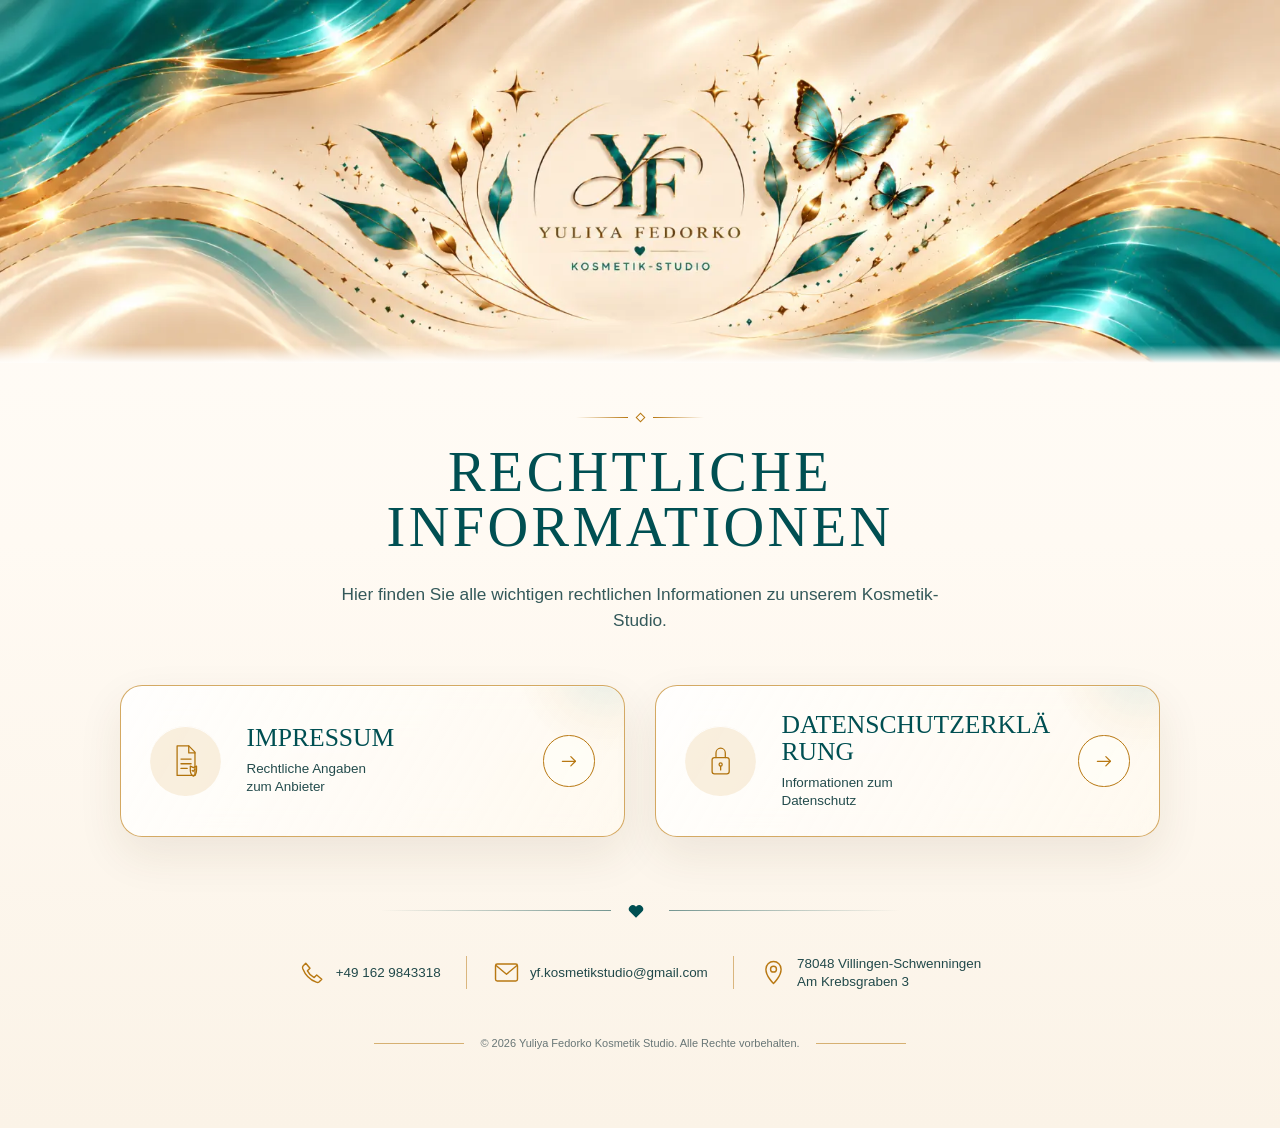
<file: index.html>
<!doctype html>
<html lang="de">
<head>
  <meta charset="utf-8">
  <meta name="viewport" content="width=device-width, initial-scale=1">

  <title>Rechtliche Informationen | Yuliya Fedorko Kosmetik Studio</title>

  <!-- SEO:START -->
  <meta name="robots" content="index,follow">
  <meta name="description" content="Impressum und Datenschutzerklärung von Yuliya Fedorko Kosmetik Studio.">

  <link rel="icon" href="assets/images/favicon.ico" sizes="any">
  <link rel="icon" type="image/png" sizes="32x32" href="assets/images/favicon-32x32.png">
  <link rel="icon" type="image/png" sizes="16x16" href="assets/images/favicon-16x16.png">
  <link rel="apple-touch-icon" href="assets/images/apple-touch-icon.png">

  <meta property="og:type" content="website">
  <meta property="og:site_name" content="Yuliya Fedorko Kosmetik Studio">
  <meta property="og:locale" content="de_DE">
  <meta property="og:title" content="Rechtliche Informationen | Yuliya Fedorko Kosmetik Studio">
  <meta property="og:description" content="Impressum und Datenschutzerklärung von Yuliya Fedorko Kosmetik Studio.">
  <link rel="canonical" href="https://yf-kosmetikstudio.com/">
  <meta property="og:url" content="https://yf-kosmetikstudio.com/">
  <meta property="og:image" content="https://yf-kosmetikstudio.com/assets/images/og-cover.webp">
<!-- SEO:END -->

<link rel="stylesheet" href="assets/css/base.css">
  <link rel="stylesheet" href="assets/css/home.css">
</head>

<body class="legal-home">

  <header class="brand-hero">
    <img
      src="assets/images/background-desktop.webp"
      alt="Yuliya Fedorko Kosmetik Studio"
      class="brand-hero__image"
      fetchpriority="high"
    >
  </header>

  <main class="home-main">

    <section class="intro" aria-labelledby="legal-title">
      <div class="intro__ornament" aria-hidden="true">
        <span></span>
        <i></i>
        <span></span>
      </div>

      <h1 id="legal-title">
        Rechtliche<br>
        Informationen
      </h1>

      <p>
        Hier finden Sie alle wichtigen rechtlichen Informationen
        zu unserem Kosmetik-Studio.
      </p>
    </section>

    <nav class="legal-navigation" aria-label="Rechtliche Informationen">

      <a class="legal-card" href="impressum.html">
        <span class="legal-card__icon" aria-hidden="true">
          <svg viewBox="0 0 48 48">
            <path d="M13 5h15l8 8v30H13z"/>
            <path d="M28 5v9h8"/>
            <path d="M18 22h13"/>
            <path d="M18 28h13"/>
            <path d="M18 34h8"/>
            <path d="M30 31l4 2 4-2v5c0 4-1.8 6.8-4 8-2.2-1.2-4-4-4-8z"/>
            <path d="M32.4 36.5l1.2 1.3 2.4-2.8"/>
          </svg>
        </span>

        <span class="legal-card__content">
          <strong>Impressum</strong>
          <small>Rechtliche Angaben<br>zum Anbieter</small>
        </span>

        <span class="legal-card__arrow" aria-hidden="true">
          <svg viewBox="0 0 32 32">
            <path d="M7 16h17"/>
            <path d="m18 10 6 6-6 6"/>
          </svg>
        </span>
      </a>

      <a class="legal-card" href="datenschutz.html">
        <span class="legal-card__icon" aria-hidden="true">
          <svg viewBox="0 0 48 48">
            <rect x="13" y="20" width="22" height="21" rx="3"/>
            <path d="M18 20v-6a6 6 0 0 1 12 0v6"/>
            <circle cx="24" cy="29" r="2"/>
            <path d="M24 31v5"/>
          </svg>
        </span>

        <span class="legal-card__content">
          <strong>Datenschutzerklärung</strong>
          <small>Informationen zum<br>Datenschutz</small>
        </span>

        <span class="legal-card__arrow" aria-hidden="true">
          <svg viewBox="0 0 32 32">
            <path d="M7 16h17"/>
            <path d="m18 10 6 6-6 6"/>
          </svg>
        </span>
      </a>

    </nav>

    <footer class="contact-footer">

      <div class="footer-divider" aria-hidden="true">
        <span></span>
        <svg viewBox="0 0 24 24">
          <path d="M12 20.2 4.8 13A4.7 4.7 0 0 1 11.5 6.4L12 7l.5-.6A4.7 4.7 0 0 1 19.2 13z"/>
        </svg>
        <span></span>
      </div>

      <div class="contact-list">

        <a
          class="contact-item"
          id="contact-phone"
          href="tel:+491629843318"
        >
          <span class="contact-item__icon" aria-hidden="true">
            <svg viewBox="0 0 32 32">
              <path d="M8 5 4.8 8.2c-.8.8-.7 2.2-.3 3.3 3 7.7 8.3 13 16 16 .9.4 2.3.5 3.2-.3L27 24l-6-5-3 3c-4.1-2-6-3.9-8-8l3-3z"/>
            </svg>
          </span>

          <span>+49 162 9843318</span>
        </a>

        <span class="contact-separator" aria-hidden="true"></span>

        <a
          class="contact-item"
          id="contact-email"
          href="mailto:yf.kosmetikstudio@gmail.com"
        >
          <span class="contact-item__icon" aria-hidden="true">
            <svg viewBox="0 0 32 32">
              <rect x="3" y="6" width="26" height="20" rx="2"/>
              <path d="m4 8 12 10L28 8"/>
            </svg>
          </span>

          <span>yf.kosmetikstudio@gmail.com</span>
        </a>

        <span class="contact-separator" aria-hidden="true"></span>

        <a
          class="contact-item"
          id="contact-address"
          href="https://www.google.com/maps/search/?api=1&query=Am%20Krebsgraben%203%2C%2078048%20Villingen-Schwenningen"
          target="_blank"
          rel="noopener noreferrer"
        >
          <span class="contact-item__icon" aria-hidden="true">
            <svg viewBox="0 0 32 32">
              <path d="M16 29s9-8.5 9-17a9 9 0 1 0-18 0c0 8.5 9 17 9 17z"/>
              <circle cx="16" cy="12" r="3.5"/>
            </svg>
          </span>

          <span class="address-text">
            <span>78048 Villingen-Schwenningen</span>
            <span>Am Krebsgraben 3</span>
          </span>
        </a>

      </div>

      <div class="copyright-row">
        <span aria-hidden="true"></span>

        <p>
          © 2026 Yuliya Fedorko Kosmetik Studio.
          Alle Rechte vorbehalten.
        </p>

        <span aria-hidden="true"></span>
      </div>

    </footer>

  </main>

</body>
</html>
</file>
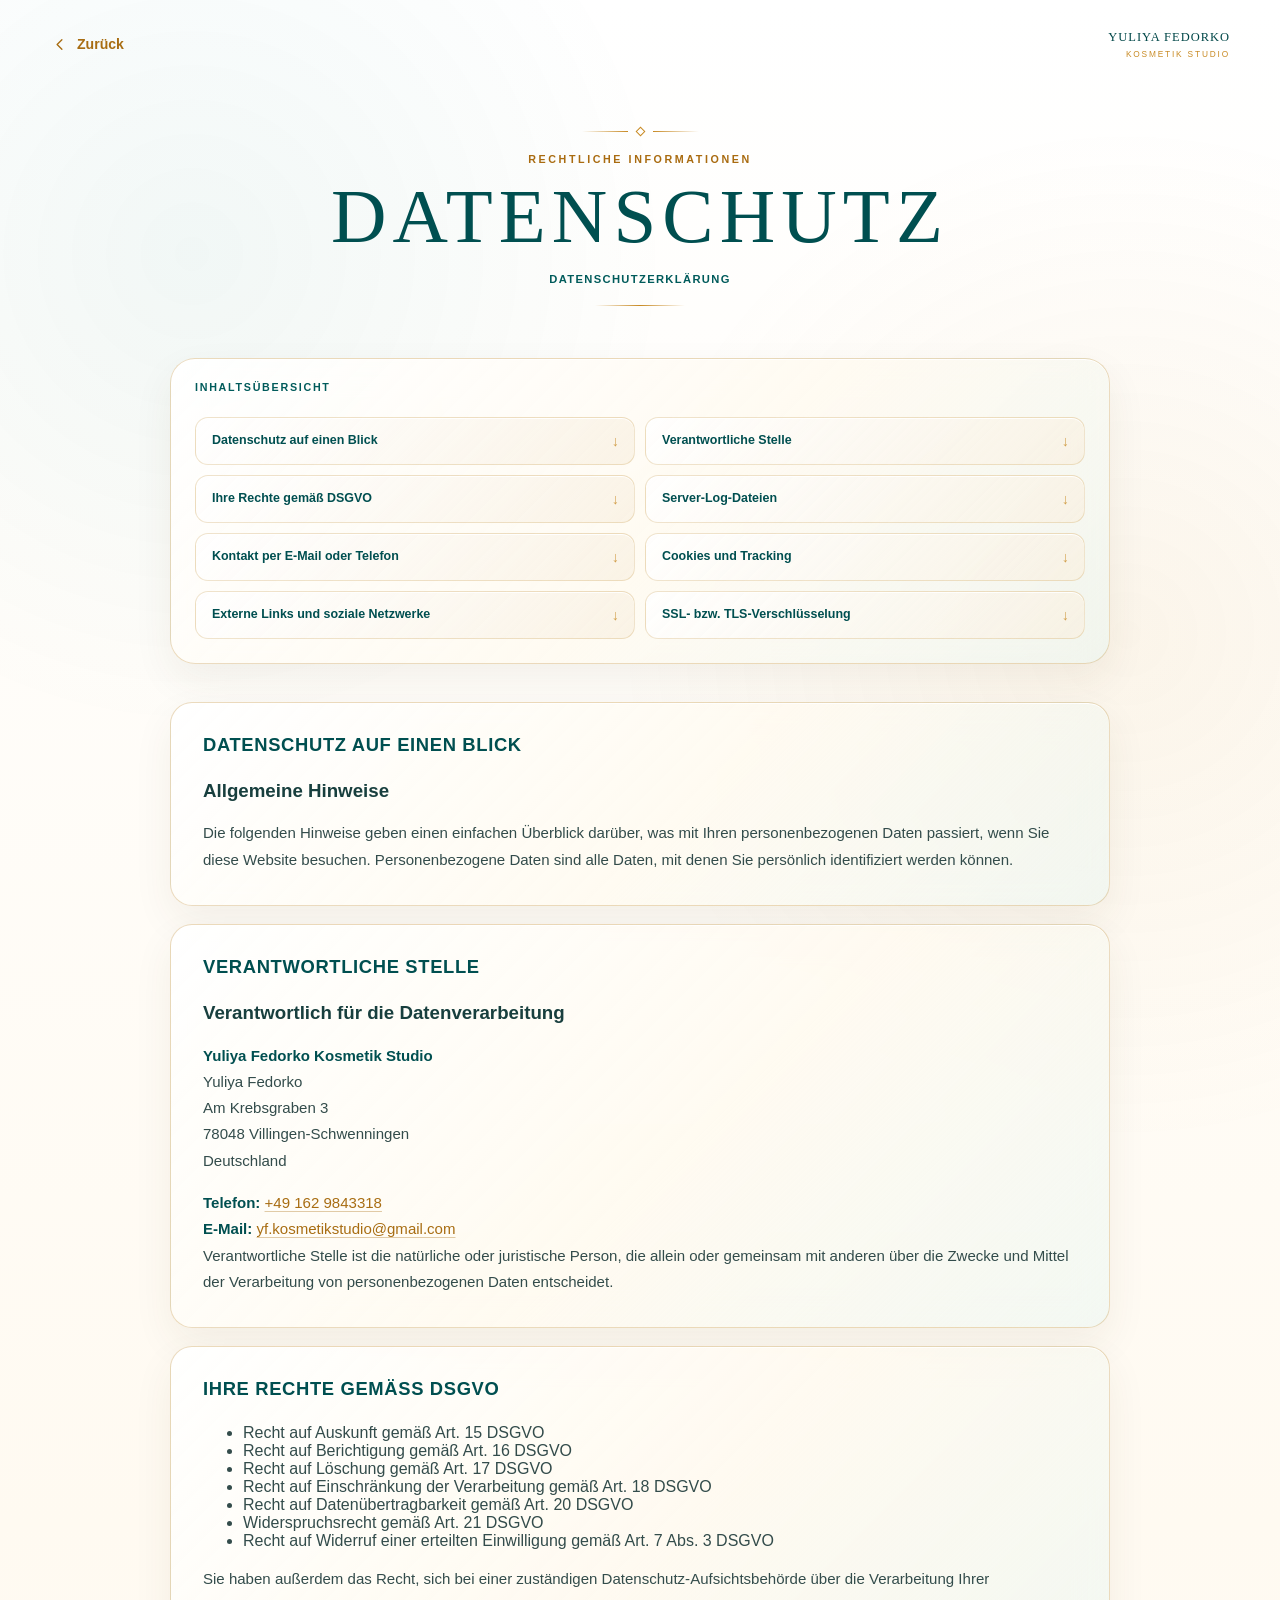
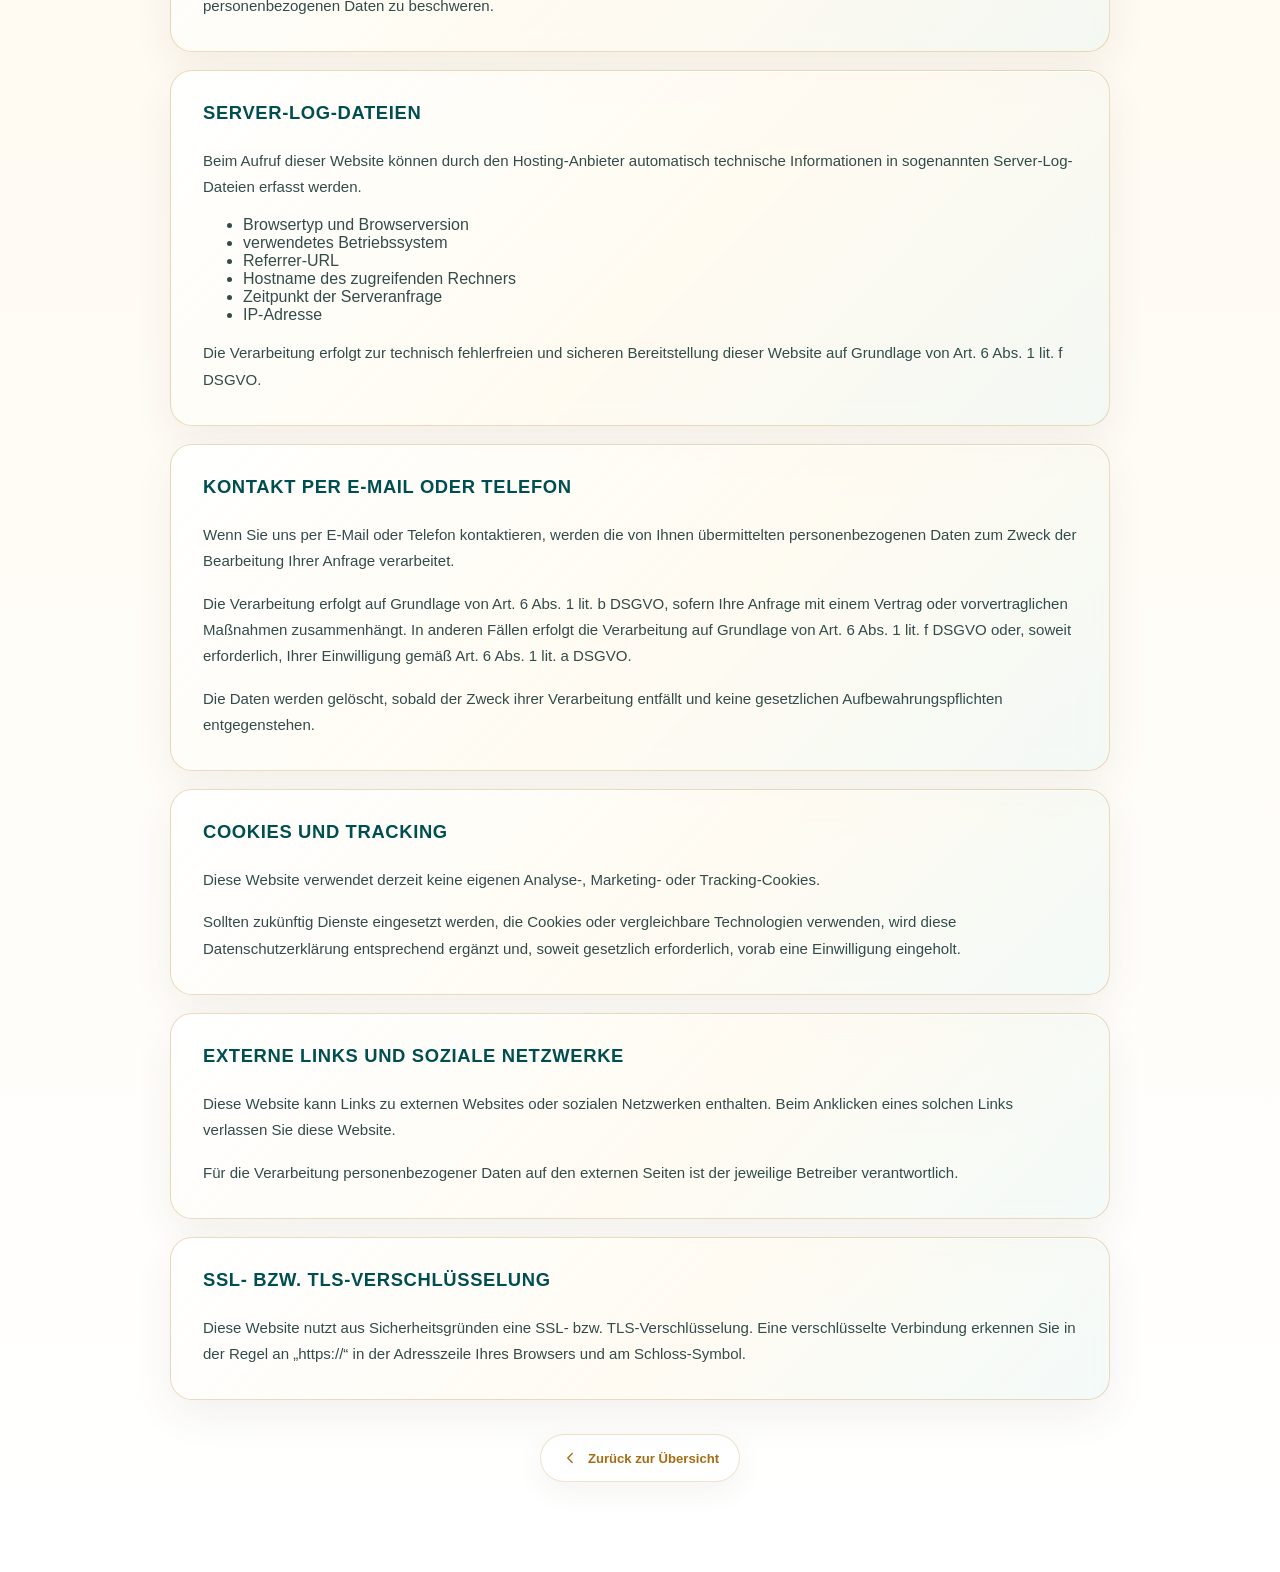
<file: datenschutz.html>
<!doctype html>
<html lang="de">
<head>
  <meta charset="utf-8">
  <meta name="viewport" content="width=device-width, initial-scale=1">
<title>Datenschutzerklärung | Yuliya Fedorko Kosmetik Studio</title>

  <!-- SEO:START -->
  <meta name="robots" content="index,follow">
  <meta name="description" content="Datenschutzerklärung von Yuliya Fedorko Kosmetik Studio in Villingen-Schwenningen.">

  <link rel="icon" href="assets/images/favicon.ico" sizes="any">
  <link rel="icon" type="image/png" sizes="32x32" href="assets/images/favicon-32x32.png">
  <link rel="icon" type="image/png" sizes="16x16" href="assets/images/favicon-16x16.png">
  <link rel="apple-touch-icon" href="assets/images/apple-touch-icon.png">

  <meta property="og:type" content="website">
  <meta property="og:site_name" content="Yuliya Fedorko Kosmetik Studio">
  <meta property="og:locale" content="de_DE">
  <meta property="og:title" content="Datenschutzerklärung | Yuliya Fedorko Kosmetik Studio">
  <meta property="og:description" content="Datenschutzerklärung von Yuliya Fedorko Kosmetik Studio in Villingen-Schwenningen.">
  <link rel="canonical" href="https://yf-kosmetikstudio.com/datenschutz.html">
  <meta property="og:url" content="https://yf-kosmetikstudio.com/datenschutz.html">
  <meta property="og:image" content="https://yf-kosmetikstudio.com/assets/images/og-cover.webp">
<!-- SEO:END -->

<link rel="stylesheet" href="assets/css/base.css">
  <link rel="stylesheet" href="assets/css/legal.css">
</head>

<body class="legal-page datenschutz-page">

  <header class="legal-header">
    <div class="legal-header__inner">

      <a
        class="back-link"
        href="index.html"
        aria-label="Zurück zu den rechtlichen Informationen"
      >
        <svg viewBox="0 0 24 24" aria-hidden="true">
          <path d="M15 18l-6-6 6-6"/>
        </svg>

        <span>Zurück</span>
      </a>

      <div class="legal-header__brand">
        Yuliya Fedorko
        <span>Kosmetik Studio</span>
      </div>

    </div>
  </header>


  <main class="legal-shell">

    <article class="legal-card">

      <header class="legal-card__heading">

        <div class="legal-ornament" aria-hidden="true">
          <span></span>
          <i></i>
          <span></span>
        </div>

        <p class="legal-eyebrow">
          Rechtliche Informationen
        </p>

        <h1 class="datenschutz-title">
      <span class="datenschutz-title__desktop">Datenschutz</span>
      <span class="datenschutz-title__mobile">Daten-<br>schutz</span>
    </h1>

        <p class="legal-lead">
          Datenschutzerklärung
        </p>

      </header>


      <nav
        class="legal-toc"
        id="legal-toc"
        aria-label="Inhaltsverzeichnis"
      ></nav>


      <div
        id="legal-content"
        class="legal-content"
        aria-live="polite"
      >
        <noscript>
          Für die Anzeige der Datenschutzerklärung muss JavaScript aktiviert sein.
        </noscript>
      </div>


      <footer class="legal-card__footer">
        <a href="index.html">

          <svg viewBox="0 0 24 24" aria-hidden="true">
            <path d="M15 18l-6-6 6-6"/>
          </svg>

          Zurück zur Übersicht

        </a>
      </footer>

    </article>

  </main>


  <script>
    Promise.all([
      fetch('data/business.json').then(response => {
        if (!response.ok) {
          throw new Error('business.json konnte nicht geladen werden.');
        }

        return response.json();
      }),

      fetch('data/datenschutz.json').then(response => {
        if (!response.ok) {
          throw new Error('datenschutz.json konnte nicht geladen werden.');
        }

        return response.json();
      })
    ])
    .then(([business, legal]) => {

      const toc = document.getElementById('legal-toc');
      const content = document.getElementById('legal-content');

      const esc = value => String(value ?? '')
        .replaceAll('&', '&amp;')
        .replaceAll('<', '&lt;')
        .replaceAll('>', '&gt;')
        .replaceAll('"', '&quot;')
        .replaceAll("'", '&#039;');


      const businessBlock = () => `
        <div class="legal-business">

          <p>
            <strong>${esc(business.studio)}</strong><br>
            ${esc(business.owner)}<br>
            ${esc(business.street)}<br>
            ${esc(business.postalCode)} ${esc(business.city)}<br>
            ${esc(business.country)}
          </p>

          <p>
            ${
              business.phone
                ? `<strong>Telefon:</strong>
                   <a href="tel:${esc(business.phone.replace(/\s+/g, ''))}">
                     ${esc(business.phone)}
                   </a><br>`
                : ''
            }

            ${
              business.email
                ? `<strong>E-Mail:</strong>
                   <a href="mailto:${esc(business.email)}">
                     ${esc(business.email)}
                   </a>`
                : ''
            }
          </p>

        </div>
      `;


      (legal.sections || []).forEach(section => {

        /* =========================================
           TOC
           ========================================= */

        const link = document.createElement('a');

        link.href = `#${section.id}`;

        link.innerHTML = `
          <span>${esc(section.title)}</span>
        `;

        toc.appendChild(link);


        /* =========================================
           CONTENT CARD
           ========================================= */

        const card = document.createElement('section');

        card.className = 'legal-section';
        card.id = section.id;

        let html = `<h2>${esc(section.title)}</h2>`;


        (section.content || []).forEach(block => {

          if (block.heading) {
            html += `<h3>${esc(block.heading)}</h3>`;
          }


          if (block.businessData) {
            html += businessBlock();
          }


          (block.paragraphs || []).forEach(paragraph => {
            html += `<p>${esc(paragraph)}</p>`;
          });


          if (block.items?.length) {

            html += '<ul>';

            block.items.forEach(item => {
              html += `<li>${esc(item)}</li>`;
            });

            html += '</ul>';
          }

        });


        card.innerHTML = html;

        content.appendChild(card);
      });

    })
    .catch(error => {

      console.error(error);

      document.getElementById('legal-content').innerHTML = `
        <section class="legal-section">
          <h2>Datenschutzerklärung</h2>
          <p>
            Die Inhalte konnten nicht geladen werden.
          </p>
        </section>
      `;

    });
  </script>

</body>
</html>
</file>
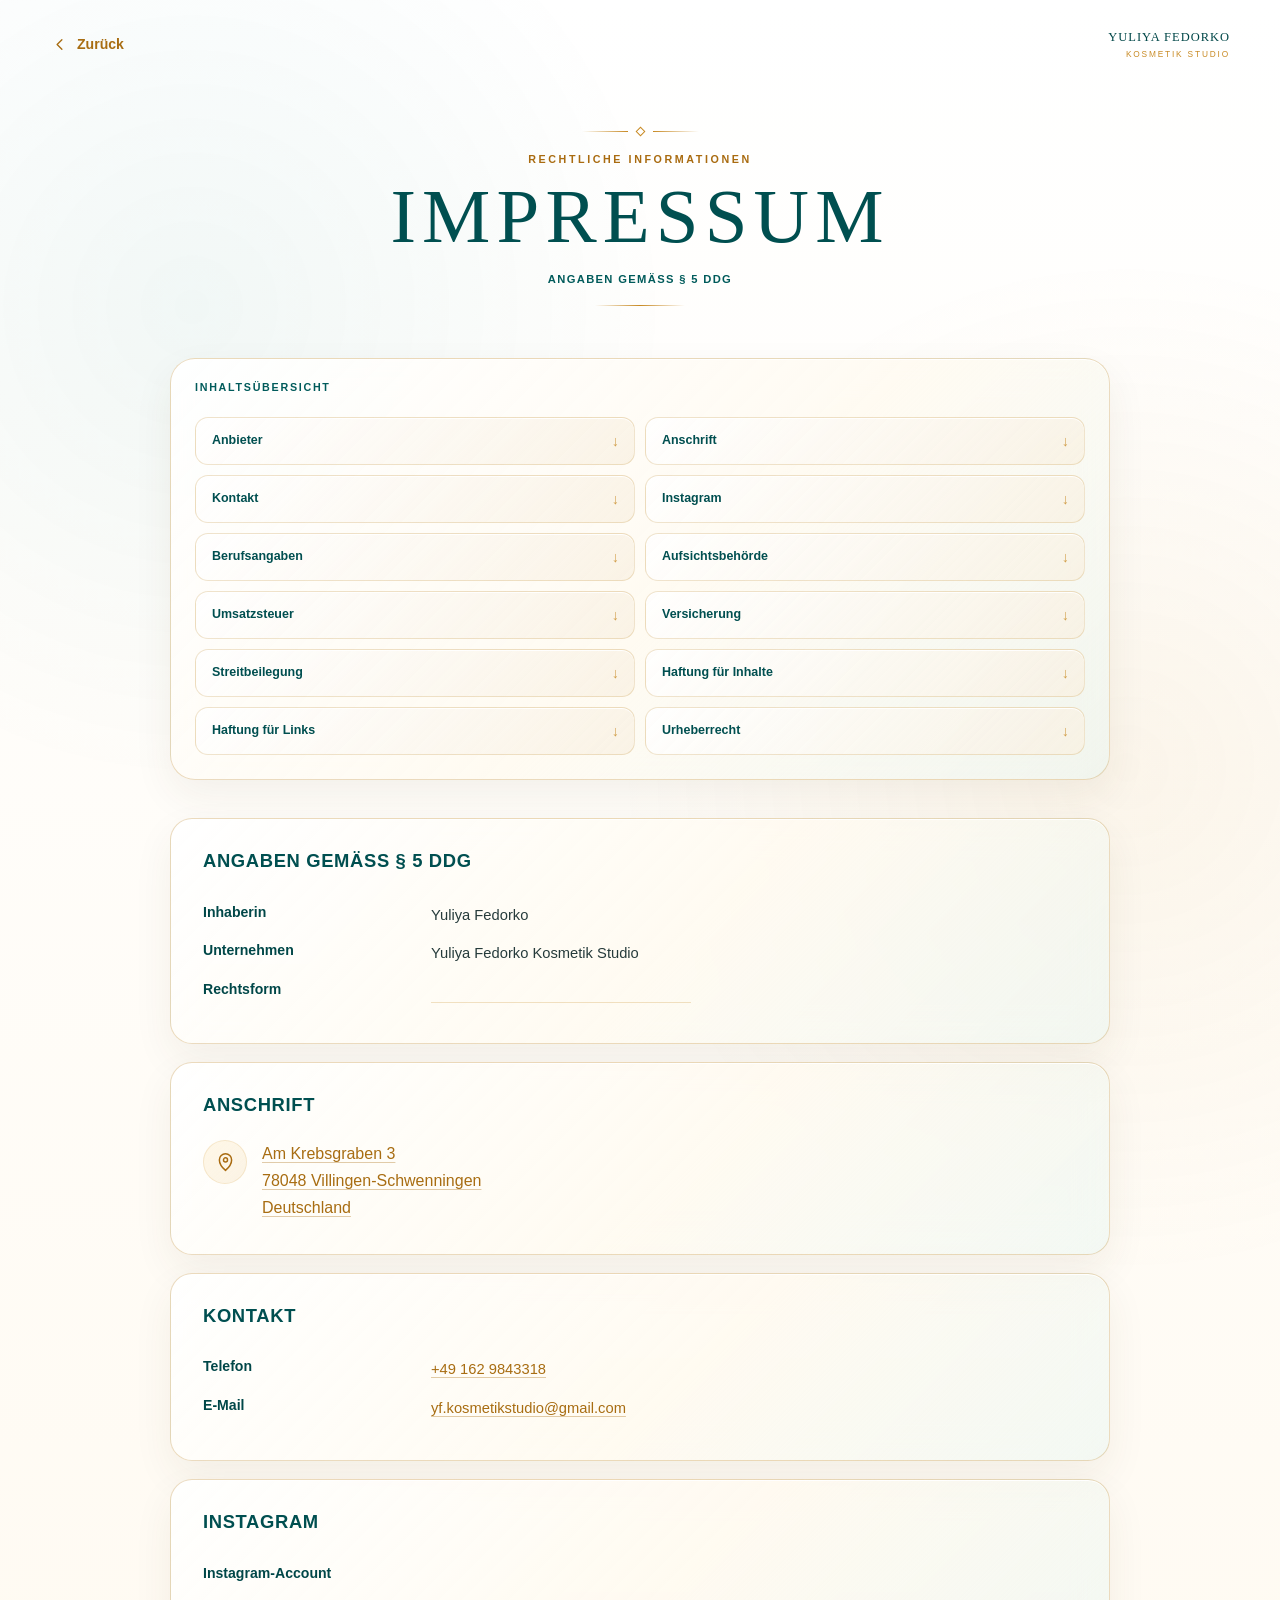
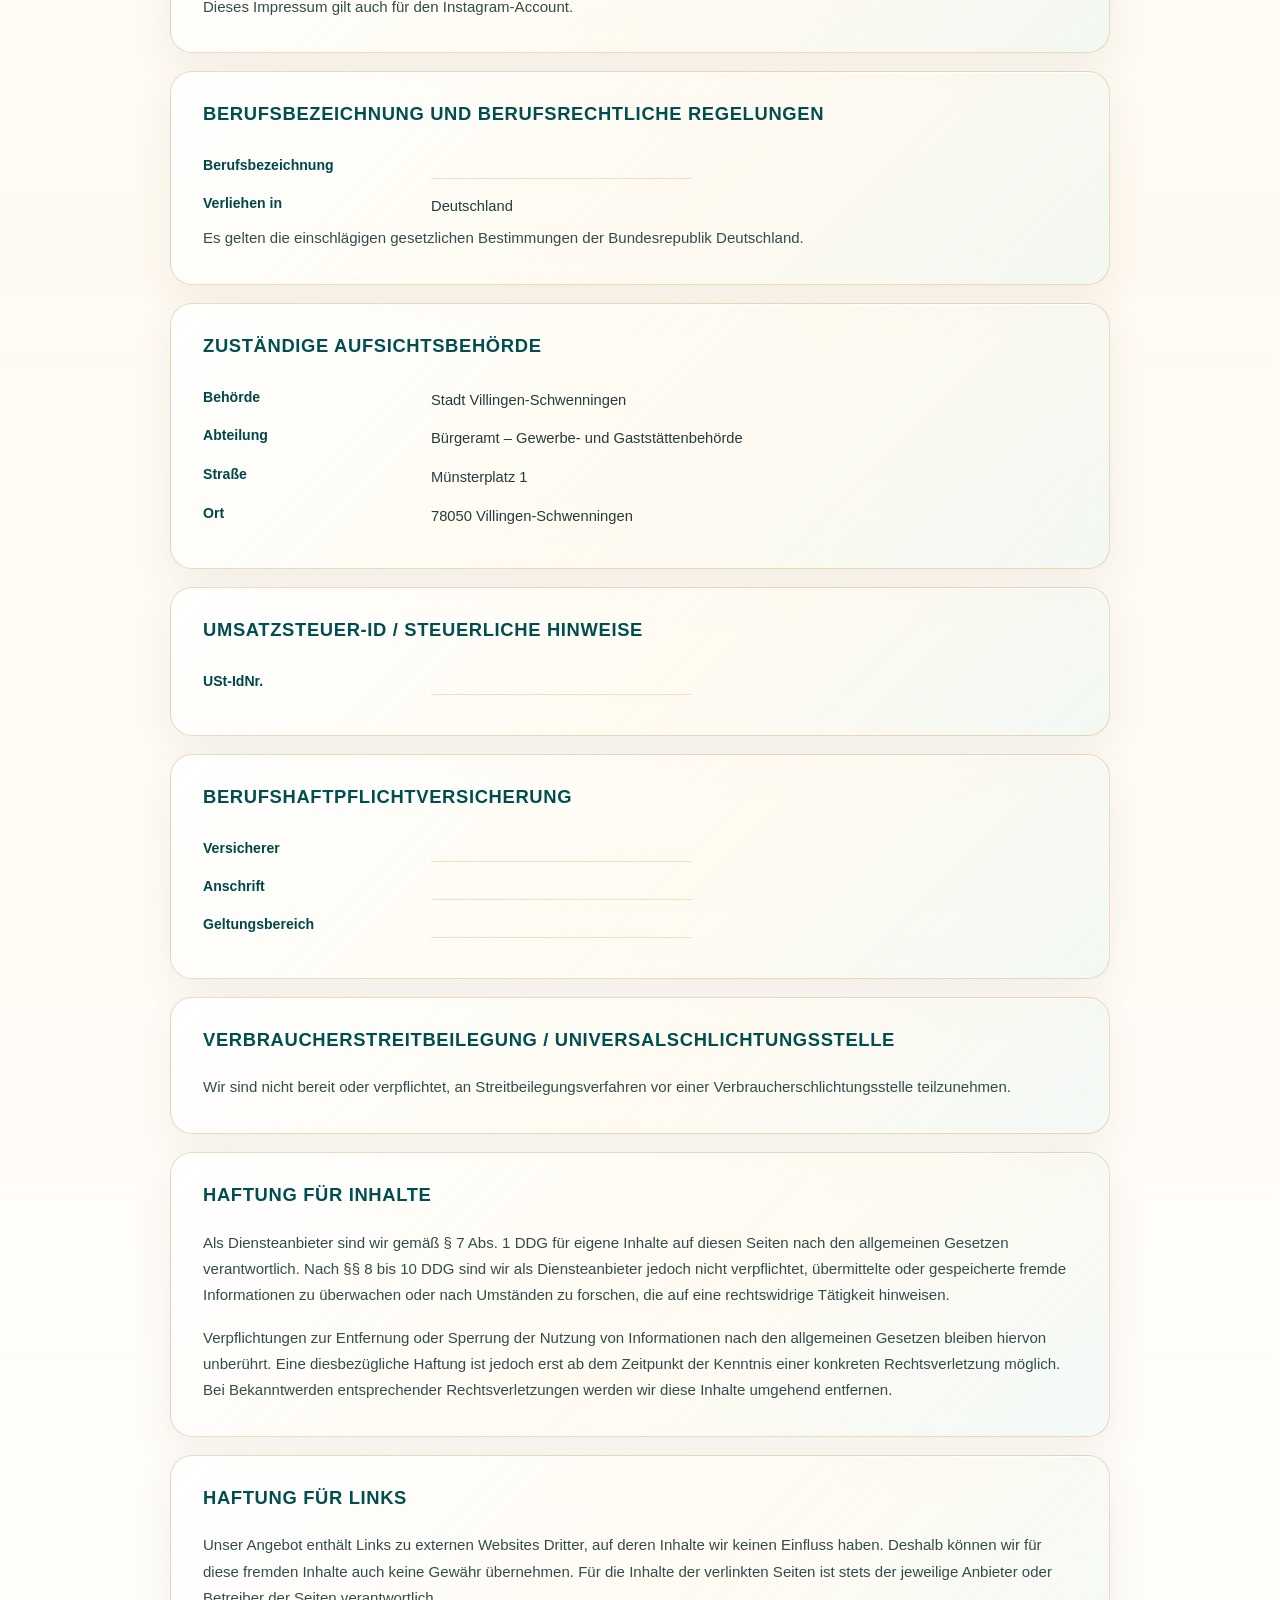
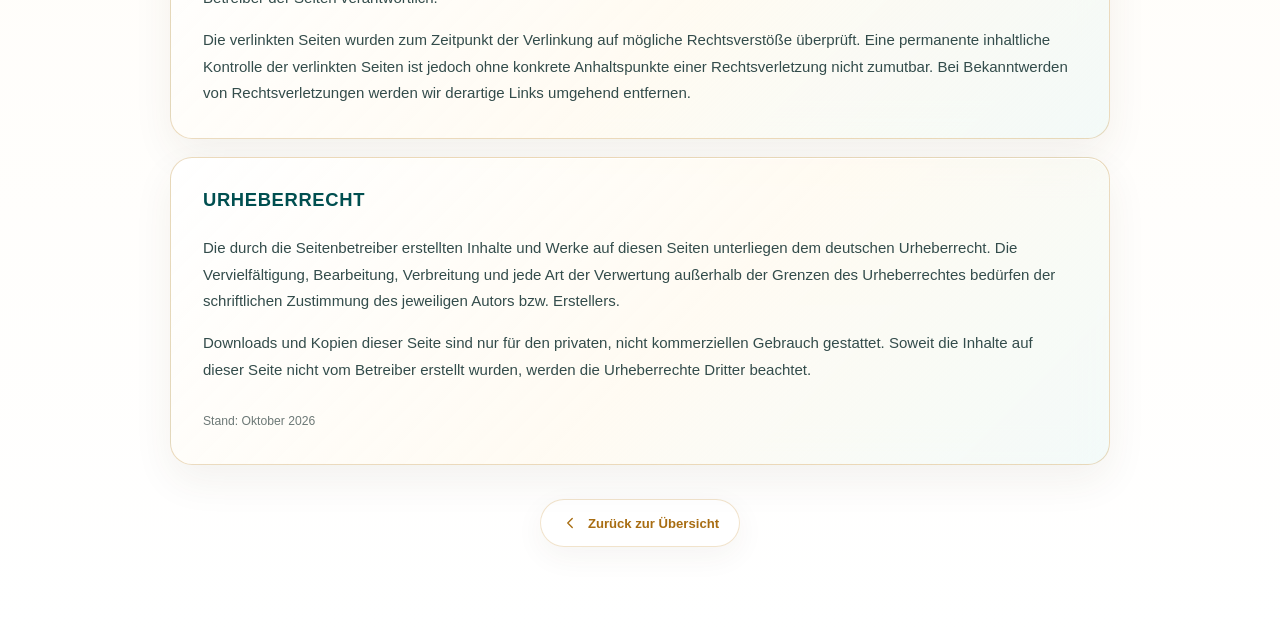
<file: impressum.html>
<!doctype html>
<html lang="de">
<head>
  <meta charset="utf-8">
  <meta name="viewport" content="width=device-width, initial-scale=1">
<title>Impressum | Yuliya Fedorko Kosmetik Studio</title>

  <!-- SEO:START -->
  <meta name="robots" content="index,follow">
  <meta name="description" content="Impressum und rechtliche Angaben des Yuliya Fedorko Kosmetik Studios.">

  <link rel="icon" href="assets/images/favicon.ico" sizes="any">
  <link rel="icon" type="image/png" sizes="32x32" href="assets/images/favicon-32x32.png">
  <link rel="icon" type="image/png" sizes="16x16" href="assets/images/favicon-16x16.png">
  <link rel="apple-touch-icon" href="assets/images/apple-touch-icon.png">

  <meta property="og:type" content="website">
  <meta property="og:site_name" content="Yuliya Fedorko Kosmetik Studio">
  <meta property="og:locale" content="de_DE">
  <meta property="og:title" content="Impressum | Yuliya Fedorko Kosmetik Studio">
  <meta property="og:description" content="Impressum und rechtliche Angaben des Yuliya Fedorko Kosmetik Studios.">
  <link rel="canonical" href="https://yf-kosmetikstudio.com/impressum.html">
  <meta property="og:url" content="https://yf-kosmetikstudio.com/impressum.html">
  <meta property="og:image" content="https://yf-kosmetikstudio.com/assets/images/og-cover.webp">
<!-- SEO:END -->

<link rel="stylesheet" href="assets/css/base.css">
  <link rel="stylesheet" href="assets/css/legal.css">
</head>

<body class="legal-page">

  <header class="legal-header">
    <div class="legal-header__inner">
      <a class="back-link" href="index.html" aria-label="Zurück zu den rechtlichen Informationen">
        <svg viewBox="0 0 24 24" aria-hidden="true">
          <path d="M15 18l-6-6 6-6"/>
        </svg>
        <span>Zurück</span>
      </a>

      <div class="legal-header__brand">
        Yuliya Fedorko
        <span>Kosmetik Studio</span>
      </div>
    </div>
  </header>

  <main class="legal-shell">

    <article class="legal-card">

      <header class="legal-card__heading">
        <div class="legal-ornament" aria-hidden="true">
          <span></span>
          <i></i>
          <span></span>
        </div>

        <p class="legal-eyebrow">Rechtliche Informationen</p>

        <h1>Impressum</h1>

        <p class="legal-lead">
          Angaben gemäß § 5 DDG
        </p>
      </header>

      <nav class="legal-toc" aria-label="Inhaltsverzeichnis">
        <a href="#anbieter">Anbieter</a>
        <a href="#anschrift">Anschrift</a>
        <a href="#kontakt">Kontakt</a>
        <a href="#instagram">Instagram</a>
        <a href="#beruf">Berufsangaben</a>
        <a href="#aufsicht">Aufsichtsbehörde</a>
        <a href="#umsatzsteuer">Umsatzsteuer</a>
        <a href="#versicherung">Versicherung</a>
        <a href="#streitbeilegung">Streitbeilegung</a>
        <a href="#haftung-inhalte">Haftung für Inhalte</a>
        <a href="#haftung-links">Haftung für Links</a>
        <a href="#urheberrecht">Urheberrecht</a>
      </nav>

      <div id="legal-content" class="legal-content" aria-live="polite">
        <noscript>
          Für die Anzeige der rechtlichen Informationen muss JavaScript aktiviert sein.
        </noscript>
      </div>

      <footer class="legal-card__footer">
        <a href="index.html">
          <svg viewBox="0 0 24 24" aria-hidden="true">
            <path d="M15 18l-6-6 6-6"/>
          </svg>
          Zurück zur Übersicht
        </a>
      </footer>

    </article>

  </main>

  <script src="assets/js/legal.js" defer></script>
</body>
</html>
</file>
<file: assets/css/base.css>
:root {
  --cream: #f8efe1;
  --cream-card: rgba(255, 252, 246, .91);
  --teal: #004f52;
  --teal-dark: #003f42;
  --gold: #b87812;
  --gold-soft: #d8a342;
  --text: #173d3f;
  --muted: #38585a;

  --serif: Georgia, "Times New Roman", serif;
  --sans: Arial, Helvetica, sans-serif;
}

*,
*::before,
*::after {
  box-sizing: border-box;
}

html {
  min-width: 320px;
  background: var(--cream);
  scroll-behavior: smooth;
}

body {
  min-width: 320px;
  margin: 0;
  color: var(--text);
  background: var(--cream);
  font-family: var(--sans);
  -webkit-font-smoothing: antialiased;
  text-rendering: optimizeLegibility;
}

a {
  color: inherit;
}

svg {
  display: block;
}
</file>
<file: assets/css/home.css>
/* =========================================================
   YULIYA FEDORKO — LEGAL HOME
   Hero image + independent content
   ========================================================= */

.legal-home {
  min-height: 100vh;
  margin: 0;
  overflow-x: hidden;

  color: var(--text);
  background:
    linear-gradient(
      180deg,
      #fffdfa 0%,
      #fffaf3 48%,
      #fbf3e7 100%
    );
}

/* =========================================================
   MAIN
   ========================================================= */

.home-main {
  position: relative;

  width: min(1180px, calc(100% - 48px));

  margin-inline: auto;

  padding:
    clamp(30px, 4vw, 60px)
    0
    clamp(45px, 6vw, 80px);
}


/* =========================================================
   INTRO
   ========================================================= */

.intro {
  text-align: center;
}

.intro__ornament {
  display: flex;

  width: clamp(90px, 10vw, 130px);

  align-items: center;
  justify-content: center;

  gap: 9px;

  margin:
    0
    auto
    clamp(15px, 2vw, 24px);
}

.intro__ornament span {
  flex: 1;

  height: 1px;

  background:
    linear-gradient(
      to right,
      transparent,
      var(--gold)
    );
}

.intro__ornament span:last-child {
  background:
    linear-gradient(
      to left,
      transparent,
      var(--gold)
    );
}

.intro__ornament i {
  width: 7px;
  height: 7px;

  transform: rotate(45deg);

  border: 1px solid var(--gold);
}

.intro h1 {
  margin: 0;

  color: var(--teal);

  font-family: var(--serif);

  font-size: clamp(34px, 4.4vw, 60px);
  font-weight: 400;
  line-height: .98;

  letter-spacing: .06em;

  text-transform: uppercase;
}

.intro p {
  max-width: 620px;

  margin:
    clamp(18px, 2vw, 25px)
    auto
    0;

  color: #34595a;

  font-size: clamp(14px, 1.35vw, 18px);
  line-height: 1.55;
}


/* =========================================================
   CARDS
   ========================================================= */

.legal-navigation {
  display: grid;

  grid-template-columns: repeat(2, minmax(0, 1fr));

  gap: clamp(20px, 2.5vw, 30px);

  margin-top: clamp(34px, 4vw, 55px);
}

.legal-card {
  position: relative;

  display: grid;

  grid-template-columns:
    clamp(65px, 6vw, 82px)
    minmax(0, 1fr)
    clamp(45px, 4.5vw, 58px);

  align-items: center;

  min-height: 138px;

  gap: clamp(12px, 1.5vw, 20px);

  padding:
    clamp(20px, 2vw, 27px)
    clamp(20px, 2.3vw, 31px);

  overflow: hidden;

  border: 1px solid rgba(190, 125, 21, .65);
  border-radius: 22px;

  color: inherit;

  background:
    linear-gradient(
      120deg,
      rgba(255, 255, 255, .84),
      rgba(255, 250, 240, .68)
    );

  -webkit-backdrop-filter: blur(18px);
  backdrop-filter: blur(18px);

  box-shadow:
    0 18px 45px rgba(74, 52, 26, .09),
    inset 0 1px 0 rgba(255, 255, 255, .92);

  text-decoration: none;

  transition:
    transform .22s ease,
    box-shadow .22s ease,
    border-color .22s ease;
}

.legal-card::before {
  content: "";

  position: absolute;

  width: 180px;
  height: 180px;

  top: -110px;
  right: -70px;

  border-radius: 50%;

  background:
    radial-gradient(
      circle,
      rgba(10, 126, 124, .10),
      rgba(197, 132, 25, .04) 45%,
      transparent 70%
    );

  pointer-events: none;
}

.legal-card__icon {
  position: relative;
  z-index: 1;

  display: grid;

  width: clamp(62px, 5.5vw, 76px);
  aspect-ratio: 1;

  place-items: center;

  border-radius: 50%;

  background:
    rgba(248, 235, 213, .78);

  box-shadow:
    inset 0 1px 0 rgba(255, 255, 255, .9);
}

.legal-card__icon svg {
  width: 53%;
  height: 53%;

  fill: none;

  stroke: #b1730d;
  stroke-width: 1.65;

  stroke-linecap: round;
  stroke-linejoin: round;
}

.legal-card__content {
  position: relative;
  z-index: 1;

  display: flex;

  min-width: 0;

  flex-direction: column;
}

.legal-card__content strong {
  color: var(--teal);

  font-family: var(--serif);

  font-size: clamp(22px, 2vw, 30px);
  font-weight: 400;
  line-height: 1.05;

  text-transform: uppercase;

  overflow-wrap: anywhere;
}

.legal-card__content small {
  margin-top: 8px;

  color: #234b4c;

  font-size: clamp(12px, 1.05vw, 15px);
  line-height: 1.35;
}

.legal-card__arrow {
  position: relative;
  z-index: 1;

  display: grid;

  width: clamp(44px, 4vw, 56px);
  aspect-ratio: 1;

  place-items: center;

  justify-self: end;

  border: 1.5px solid var(--gold);
  border-radius: 50%;

  background: rgba(255, 253, 248, .65);
}

.legal-card__arrow svg {
  width: 50%;
  height: 50%;

  fill: none;

  stroke: var(--gold);
  stroke-width: 1.6;

  stroke-linecap: round;
  stroke-linejoin: round;
}


/* =========================================================
   FOOTER
   ========================================================= */

.contact-footer {
  margin-top: clamp(40px, 5vw, 65px);
}

.footer-divider {
  display: grid;

  grid-template-columns:
    minmax(50px, 1fr)
    28px
    minmax(50px, 1fr);

  align-items: center;

  gap: 15px;

  width: min(520px, 75%);

  margin:
    0
    auto
    clamp(25px, 3vw, 34px);
}

.footer-divider span {
  height: 1px;

  background:
    linear-gradient(
      to right,
      transparent,
      rgba(25, 86, 84, .6)
    );
}

.footer-divider span:last-child {
  background:
    linear-gradient(
      to left,
      transparent,
      rgba(25, 86, 84, .6)
    );
}

.footer-divider svg {
  width: 20px;
  height: 20px;

  fill: var(--teal);
}

.contact-list {
  display: flex;

  align-items: center;
  justify-content: center;

  gap: clamp(15px, 2vw, 27px);
}

.contact-item {
  display: flex;

  align-items: center;

  gap: 10px;

  color: #21494a;

  font-size: clamp(12px, 1.05vw, 14px);
  line-height: 1.35;

  text-decoration: none;

  transition:
    color .2s ease,
    transform .2s ease;
}

.contact-item__icon {
  flex: 0 0 auto;
}

.contact-item__icon svg {
  display: block;

  width: 27px;
  height: 27px;

  fill: none;

  stroke: var(--gold);
  stroke-width: 1.7;

  stroke-linecap: round;
  stroke-linejoin: round;
}

.contact-separator {
  width: 1px;
  height: 33px;

  flex: 0 0 auto;

  background: rgba(184, 120, 18, .5);
}

.address-text {
  display: flex;
  flex-direction: column;
}

.copyright-row {
  display: grid;

  grid-template-columns:
    minmax(45px, 90px)
    minmax(0, auto)
    minmax(45px, 90px);

  align-items: center;
  justify-content: center;

  gap: 16px;

  margin-top: clamp(30px, 4vw, 45px);
}

.copyright-row > span {
  height: 1px;

  background: rgba(184, 120, 18, .55);
}

.copyright-row p {
  margin: 0;

  color: #687676;

  font-size: 11px;
  line-height: 1.4;

  text-align: center;
}


/* =========================================================
   INTERACTION
   ========================================================= */

@media (hover: hover) {
  .legal-card:hover {
    transform: translateY(-4px);

    border-color: var(--gold);

    box-shadow:
      0 24px 50px rgba(74, 52, 26, .14),
      inset 0 1px 0 rgba(255, 255, 255, .95);
  }

  .legal-card:hover .legal-card__arrow {
    transform: translateX(3px);
  }

  .contact-item:hover {
    color: var(--gold);

    transform: translateY(-2px);
  }
}

.legal-card:focus-visible,
.contact-item:focus-visible {
  outline: 2px solid var(--teal);
  outline-offset: 4px;
}


/* =========================================================
   LAPTOP
   ========================================================= */

@media (min-width: 1025px) and (max-width: 1400px) {
  .home-main {
    width: min(1040px, calc(100% - 48px));
  }

  .legal-card {
    min-height: 126px;
  }
}


/* =========================================================
   TABLET
   ========================================================= */

@media (max-width: 1024px) {
  .home-main {
    width: min(760px, calc(100% - 36px));

    padding-top: 32px;
  }

  .legal-navigation {
    grid-template-columns: 1fr;

    max-width: 720px;

    margin-inline: auto;
  }

  .legal-card {
    min-height: 125px;
  }

  .contact-list {
    flex-wrap: wrap;

    row-gap: 18px;
  }

  #contact-address {
    flex-basis: 100%;

    justify-content: center;
  }

  .contact-list .contact-separator:last-of-type {
    display: none;
  }
}


/* =========================================================
   PHONE
   ========================================================= */

@media (max-width: 600px) {
  .home-main {
    width: calc(100% - 24px);

    padding-top: 25px;
    padding-bottom: 42px;
  }

  

  .intro h1 {
    font-size: clamp(29px, 9vw, 40px);
  }

  .intro p {
    max-width: 340px;

    font-size: 13px;
  }

  .legal-navigation {
    gap: 15px;

    margin-top: 30px;
  }

  .legal-card {
    grid-template-columns:
      clamp(48px, 14vw, 58px)
      minmax(0, 1fr)
      36px;

    gap: 10px;

    min-height: 108px;

    padding: 14px 13px;

    border-radius: 17px;
  }

  .legal-card__icon {
    width: clamp(46px, 13vw, 54px);
  }

  .legal-card__content strong {
    font-size: clamp(17px, 5vw, 22px);
  }

  .legal-card__content small {
    margin-top: 5px;

    font-size: 10px;
  }

  .legal-card__arrow {
    width: 34px;
  }

  .contact-footer {
    margin-top: 35px;
  }

  .footer-divider {
    width: 82%;

    margin-bottom: 24px;
  }

  .contact-list {
    display: grid;

    gap: 14px;

    justify-items: center;
  }

  .contact-separator {
    display: none;
  }

  #contact-address {
    justify-content: center;
  }

  .contact-item {
    justify-content: center;

    font-size: 12px;

    text-align: center;
  }

  .copyright-row {
    grid-template-columns:
      minmax(25px, 60px)
      minmax(0, auto)
      minmax(25px, 60px);

    gap: 10px;

    margin-top: 30px;
  }

  .copyright-row p {
    font-size: 9px;
  }
}


/* =========================================================
   SMALL PHONE
   ========================================================= */

@media (max-width: 380px) {
  .home-main {
    width: calc(100% - 18px);
  }

  .intro h1 {
    font-size: 27px;
  }

  .legal-card {
    grid-template-columns:
      44px
      minmax(0, 1fr)
      31px;

    padding-inline: 10px;
  }

  .legal-card__icon {
    width: 42px;
  }

  .legal-card__content strong {
    font-size: 16px;
  }

  .legal-card__arrow {
    width: 30px;
  }
}


/* =========================================================
   ACCESSIBILITY
   ========================================================= */

@media (prefers-reduced-motion: reduce) {
  *,
  *::before,
  *::after {
    scroll-behavior: auto !important;
    transition: none !important;
  }
}

/* =========================================================
   HERO — FINAL
   One image for ALL devices
   ========================================================= */

.brand-hero {
  position: relative;
  display: block;

  width: 100%;
  margin: 0;
  padding: 0;

  overflow: hidden;

  background: #fbf3e6;
  line-height: 0;
}

.brand-hero__image {
  display: block;

  width: 100%;
  height: auto;

  margin: 0;
  padding: 0;

  object-fit: contain;
}

.brand-hero::after {
  content: "";

  position: absolute;
  z-index: 1;

  right: 0;
  bottom: 0;
  left: 0;

  height: clamp(10px, 2.2vw, 36px);

  pointer-events: none;

  background: linear-gradient(
    to bottom,
    rgba(255, 253, 250, 0),
    #fffdfa
  );
}


/* =========================
   LARGE DESKTOP
   ========================= */

@media (min-width: 1600px) {
  .brand-hero__image {
    width: 100%;
    height: auto;
  }
}


/* =========================
   LAPTOP / DESKTOP
   ========================= */

@media (min-width: 1025px) and (max-width: 1599px) {
  .brand-hero__image {
    width: 100%;
    height: auto;
  }
}


/* =========================
   TABLETS
   iPad Mini / Air / Pro
   ========================= */

@media (min-width: 601px) and (max-width: 1024px) {
  .brand-hero__image {
    width: 100%;
    height: auto;
  }
}


/* =========================
   PHONES
   ========================= */

@media (max-width: 600px) {
  .brand-hero {
    width: 100%;
  }

  .brand-hero__image {
    width: 100%;
    height: auto;
  }
}

/* ---------------------------------------------------------
   DESKTOP / LAPTOP
   1025px+
   --------------------------------------------------------- */

@media (min-width: 1025px) {

  .brand-hero {
    position: relative;
    width: 100%;
    height: auto;
    overflow: hidden;
    line-height: 0;
  }

  .brand-hero__image {
    position: static;

    display: block;

    width: 100%;
    max-width: none;
    height: auto;

    transform: none;

    object-fit: initial;
    object-position: center;
  }
}


/* ---------------------------------------------------------
   TABLET LANDSCAPE / iPad Pro
   900–1024px
   --------------------------------------------------------- */

@media (min-width: 900px) and (max-width: 1024px) {

  .brand-hero {
    height: 260px;
    overflow: hidden;
  }

  .brand-hero__image {
    position: relative;

    width: auto;
    max-width: none;
    height: 100%;

    left: 50%;
    transform: translateX(-50%);

    object-fit: initial;
  }
}


/* ---------------------------------------------------------
   TABLET PORTRAIT
   iPad Mini / iPad Air
   601–899px
   --------------------------------------------------------- */

@media (min-width: 601px) and (max-width: 899px) {

  .brand-hero {
    height: 250px;
    overflow: hidden;
  }

  .brand-hero__image {
    position: relative;

    width: auto;
    max-width: none;
    height: 100%;

    left: 50%;
    transform: translateX(-50%);

    object-fit: initial;
  }
}


/* ---------------------------------------------------------
   LARGE PHONES
   431–600px
   --------------------------------------------------------- */

@media (min-width: 431px) and (max-width: 600px) {

  .brand-hero {
    height: 270px;
    overflow: hidden;
  }

  .brand-hero__image {
    position: relative;

    width: auto;
    max-width: none;
    height: 100%;

    left: 50%;
    transform: translateX(-50%);

    object-fit: initial;
  }
}


/* ---------------------------------------------------------
   NORMAL PHONES
   iPhone XR / 12 / 13 / 14 / 15 etc.
   381–430px
   --------------------------------------------------------- */

@media (min-width: 381px) and (max-width: 430px) {

  .brand-hero {
    height: 245px;
    overflow: hidden;
  }

  .brand-hero__image {
    position: relative;

    width: auto;
    max-width: none;
    height: 100%;

    left: 50%;
    transform: translateX(-50%);

    object-fit: initial;
  }
}


/* ---------------------------------------------------------
   SMALL PHONES
   320–380px
   --------------------------------------------------------- */

@media (max-width: 380px) {

  .brand-hero {
    height: 225px;
    overflow: hidden;
  }

  .brand-hero__image {
    position: relative;

    width: auto;
    max-width: none;
    height: 100%;

    left: 50%;
    transform: translateX(-50%);

    object-fit: initial;
  }
}

.brand-hero::after {
  content: "";

  position: absolute;
  z-index: 2;

  left: 0;
  right: 0;
  bottom: 0;

  height: 18px;

  pointer-events: none;

  background: linear-gradient(
    to bottom,
    rgba(255, 253, 250, 0),
    #fffdfa
  );
}


/* =========================================================
   TABLET HERO — LARGER
   Phones and desktop are NOT affected
   ========================================================= */

@media (min-width: 601px) and (max-width: 899px) {
  .brand-hero {
    height: clamp(330px, 43vw, 390px);
    overflow: hidden;
  }

  .brand-hero__image {
    position: relative;
    left: 50%;

    width: auto;
    max-width: none;
    height: 100%;

    transform: translateX(-50%);
    object-fit: initial;
  }
}

@media (min-width: 900px) and (max-width: 1024px) {
  .brand-hero {
    height: clamp(350px, 39vw, 410px);
    overflow: hidden;
  }

  .brand-hero__image {
    position: relative;
    left: 50%;

    width: auto;
    max-width: none;
    height: 100%;

    transform: translateX(-50%);
    object-fit: initial;
  }
}
</file>
<file: assets/css/legal.css>
/* =========================================================
   YULIYA FEDORKO — LEGAL PAGES
   Modern Cream / Glass Design
   ========================================================= */

:root {
  --legal-bg: #fffdf9;
  --legal-bg-soft: #fbf6ed;

  --legal-teal: #005b5b;
  --legal-teal-dark: #004748;

  --legal-gold: #c88a24;
  --legal-gold-dark: #a96b10;

  --legal-text: #263b3b;
  --legal-muted: #6d7977;

  --legal-border: rgba(196, 139, 44, .24);
  --legal-border-soft: rgba(0, 91, 91, .10);

  --glass:
    linear-gradient(
      135deg,
      rgba(255, 255, 255, .88),
      rgba(255, 249, 238, .76)
    );

  --shadow:
    0 18px 55px rgba(77, 57, 31, .075);

  --shadow-hover:
    0 22px 60px rgba(77, 57, 31, .11);
}


/* =========================================================
   RESET / PAGE
   ========================================================= */

* {
  box-sizing: border-box;
}

html {
  scroll-behavior: smooth;
  scroll-padding-top: 24px;
}

body.legal-page {
  margin: 0;
  min-width: 320px;
  min-height: 100vh;

  color: var(--legal-text);

  background:
    radial-gradient(
      circle at 5% 8%,
      rgba(199, 138, 36, .055),
      transparent 28rem
    ),
    radial-gradient(
      circle at 96% 25%,
      rgba(0, 91, 91, .035),
      transparent 32rem
    ),
    linear-gradient(
      180deg,
      #fff 0%,
      #fffdf9 45%,
      #fbf6ed 100%
    );

  overflow-x: hidden;
}


/* =========================================================
   SMALL TOP HEADER
   ========================================================= */

.legal-header {
  width: 100%;
  padding: 22px 24px 0;
}

.legal-header__inner {
  width: min(1180px, 100%);
  margin: 0 auto;

  display: flex;
  align-items: center;
  justify-content: space-between;
  gap: 24px;
}

.back-link {
  display: inline-flex;
  align-items: center;
  gap: 8px;

  min-height: 44px;

  color: var(--legal-teal);
  text-decoration: none;

  font-size: .88rem;
  font-weight: 600;

  transition:
    color .18s ease,
    transform .18s ease;
}

.back-link svg {
  width: 19px;
  height: 19px;

  fill: none;
  stroke: currentColor;
  stroke-width: 1.7;
  stroke-linecap: round;
  stroke-linejoin: round;
}

.back-link:hover {
  color: var(--legal-gold);
  transform: translateX(-3px);
}

.legal-header__brand {
  color: var(--legal-teal-dark);

  text-align: right;
  text-transform: uppercase;

  font-family: Georgia, "Times New Roman", serif;
  font-size: .78rem;
  letter-spacing: .08em;
}

.legal-header__brand span {
  display: block;

  margin-top: 4px;

  color: var(--legal-gold);

  font-family: Arial, sans-serif;
  font-size: .52rem;
  letter-spacing: .22em;
}


/* =========================================================
   MAIN CONTAINER
   ========================================================= */

.legal-shell {
  width: min(1180px, calc(100% - 48px));
  margin: 0 auto;
  padding: 42px 0 90px;
}


/*
 * IMPORTANT:
 * Old version used one giant glass card.
 * Now article itself is transparent.
 * Individual sections become glass cards.
 */

.legal-card {
  width: 100%;
  margin: 0;

  padding: 0;

  background: transparent;
  border: 0;
  border-radius: 0;
  box-shadow: none;

  overflow: visible;
}

.legal-card::before,
.legal-card::after {
  display: none;
}


/* =========================================================
   HERO / PAGE TITLE
   ========================================================= */

.legal-card__heading {
  width: min(760px, 100%);

  margin: 20px auto 52px;

  text-align: center;
}

.legal-ornament {
  display: flex;
  align-items: center;
  justify-content: center;

  gap: 9px;

  margin: 0 0 18px;
}

.legal-ornament span {
  display: block;

  width: 46px;
  height: 1px;

  background:
    linear-gradient(
      90deg,
      transparent,
      var(--legal-gold)
    );
}

.legal-ornament span:last-child {
  background:
    linear-gradient(
      90deg,
      var(--legal-gold),
      transparent
    );
}

.legal-ornament i {
  display: block;

  width: 7px;
  height: 7px;

  border: 1px solid var(--legal-gold);

  transform: rotate(45deg);
}

.legal-eyebrow {
  margin: 0 0 15px;

  color: var(--legal-gold-dark);

  font-size: .67rem;
  font-weight: 700;

  letter-spacing: .24em;
  text-transform: uppercase;
}

.legal-card__heading h1 {
  margin: 0;

  color: var(--legal-teal-dark);

  font-family: Georgia, "Times New Roman", serif;

  font-size: clamp(3rem, 6vw, 5.2rem);
  font-weight: 500;

  line-height: .96;

  letter-spacing: .08em;
  text-transform: uppercase;
}

.legal-lead {
  display: inline-block;

  position: relative;

  margin: 19px 0 0;
  padding-bottom: 21px;

  color: var(--legal-teal);

  font-size: .7rem;
  font-weight: 600;

  letter-spacing: .12em;
  text-transform: uppercase;
}

.legal-lead::after {
  content: "";

  position: absolute;

  left: 50%;
  bottom: 0;

  width: 90px;
  height: 1px;

  transform: translateX(-50%);

  background:
    linear-gradient(
      90deg,
      transparent,
      var(--legal-gold),
      transparent
    );
}


/* =========================================================
   TABLE OF CONTENTS — GLASS PANEL
   ========================================================= */

.legal-toc {
  position: relative;

  display: grid;

  grid-template-columns:
    repeat(2, minmax(0, 1fr));

  gap: 10px;

  width: min(1000px, 100%);

  margin: 0 auto 38px;

  padding: 58px 24px 24px;

  background: var(--glass);

  border: 1px solid var(--legal-border-soft);
  border-radius: 25px;

  box-shadow:
    var(--shadow),
    inset 0 1px 0 rgba(255,255,255,.96);

  -webkit-backdrop-filter: blur(20px);
  backdrop-filter: blur(20px);
}


/*
 * Visual title without changing HTML.
 */

.legal-toc::before {
  content: "INHALTSÜBERSICHT";

  position: absolute;

  top: 22px;
  left: 24px;

  color: var(--legal-teal);

  font-size: .67rem;
  font-weight: 800;

  letter-spacing: .16em;
}


/* =========================================================
   TOC BUTTONS
   ========================================================= */

.legal-toc a {
  position: relative;

  display: flex;
  align-items: center;

  min-width: 0;
  min-height: 48px;

  padding: 11px 42px 11px 16px;

  color: var(--legal-teal-dark);

  background:
    linear-gradient(
      135deg,
      rgba(255,255,255,.80),
      rgba(249,244,234,.72)
    );

  border: 1px solid rgba(199, 138, 36, .20);
  border-radius: 13px;

  text-decoration: none;

  font-size: .78rem;
  font-weight: 700;

  line-height: 1.25;

  transition:
    transform .18s ease,
    border-color .18s ease,
    box-shadow .18s ease,
    background .18s ease;
}

.legal-toc a::after {
  content: "↓";

  position: absolute;

  top: 50%;
  right: 15px;

  transform: translateY(-50%);

  color: var(--legal-gold);

  font-size: .9rem;

  opacity: .8;
}

.legal-toc a:hover {
  transform: translateY(-2px);

  border-color: rgba(199, 138, 36, .48);

  background:
    linear-gradient(
      135deg,
      rgba(255,255,255,.96),
      rgba(255,248,234,.90)
    );

  box-shadow:
    0 10px 28px rgba(83, 62, 33, .08);
}


/* =========================================================
   CONTENT
   ========================================================= */

.legal-content {
  width: min(1000px, 100%);
  margin: 0 auto;
}


/* =========================================================
   EACH LEGAL SECTION = GLASS CARD
   ========================================================= */

.legal-section {
  position: relative;

  margin: 0 0 18px;

  padding: 30px 32px 32px;

  background: var(--glass);

  border: 1px solid var(--legal-border-soft);
  border-radius: 22px;

  box-shadow:
    0 13px 40px rgba(73, 55, 31, .055),
    inset 0 1px 0 rgba(255,255,255,.92);

  -webkit-backdrop-filter: blur(18px);
  backdrop-filter: blur(18px);

  scroll-margin-top: 28px;

  transition:
    transform .18s ease,
    border-color .18s ease,
    box-shadow .18s ease;
}

.legal-section:hover {
  border-color: rgba(199, 138, 36, .25);

  box-shadow:
    var(--shadow-hover),
    inset 0 1px 0 rgba(255,255,255,.94);
}


/* small gold accent */

.legal-section::before {
  content: "";

  position: absolute;

  top: 0;
  left: 32px;

  width: 46px;
  height: 2px;

  background:
    linear-gradient(
      90deg,
      var(--legal-gold),
      rgba(199,138,36,.15)
    );
}


/* =========================================================
   SECTION TITLES
   ========================================================= */

.legal-section h2 {
  margin: 0 0 22px;

  color: var(--legal-teal-dark);

  font-family:
    Arial,
    Helvetica,
    sans-serif;

  font-size: clamp(1rem, 2vw, 1.15rem);
  font-weight: 800;

  line-height: 1.35;

  letter-spacing: .035em;
  text-transform: uppercase;
}

.legal-section__body {
  max-width: 900px;
}

.legal-section p {
  margin: 0 0 16px;

  color: var(--legal-text);

  font-size: .94rem;
  line-height: 1.75;
}

.legal-section p:last-child {
  margin-bottom: 0;
}


/* =========================================================
   DATA FIELDS
   ========================================================= */

.legal-field {
  display: grid;

  grid-template-columns:
    minmax(170px, 210px)
    minmax(0, 1fr);

  gap: 18px;

  padding: 8px 0;
}

.legal-field__label {
  color: var(--legal-teal-dark);

  font-size: .88rem;
  font-weight: 700;
}

.legal-field__value {
  min-height: 1.4em;

  color: var(--legal-text);

  font-size: .92rem;
  line-height: 1.55;

  overflow-wrap: anywhere;
}


/*
 * Missing values remain visible as requested.
 */

.legal-field__value:empty {
  display: block;

  width: min(260px, 100%);
  min-height: 22px;

  border-bottom:
    1px solid rgba(199, 138, 36, .25);
}


/* =========================================================
   LINKS
   ========================================================= */

.legal-field a,
.legal-contact-link {
  color: var(--legal-gold-dark);

  text-decoration-line: underline;
  text-decoration-color: rgba(169, 107, 16, .30);
  text-underline-offset: 3px;

  transition: color .16s ease;
}

.legal-field a:hover,
.legal-contact-link:hover {
  color: var(--legal-teal);
}


/* =========================================================
   ADDRESS
   ========================================================= */

.legal-contact-row {
  display: flex;
  align-items: flex-start;

  gap: 15px;
}

.legal-contact-icon {
  flex: 0 0 auto;

  display: grid;
  place-items: center;

  width: 44px;
  height: 44px;

  color: var(--legal-gold-dark);

  background:
    linear-gradient(
      135deg,
      rgba(255,247,230,.96),
      rgba(249,239,220,.72)
    );

  border:
    1px solid rgba(199,138,36,.15);

  border-radius: 50%;
}

.legal-contact-icon svg {
  width: 21px;
  height: 21px;

  fill: none;
  stroke: currentColor;

  stroke-width: 1.7;
  stroke-linecap: round;
  stroke-linejoin: round;
}

.legal-contact-link {
  line-height: 1.7;
}


/* =========================================================
   BOTTOM NAVIGATION
   ========================================================= */

.legal-card__footer {
  display: flex;
  justify-content: center;

  width: min(1000px, 100%);

  margin: 34px auto 0;
  padding: 0;

  border: 0;
}

.legal-card__footer a {
  display: inline-flex;
  align-items: center;
  justify-content: center;

  gap: 9px;

  min-height: 48px;

  padding: 11px 20px;

  color: var(--legal-teal);

  background: rgba(255,255,255,.72);

  border: 1px solid var(--legal-border);
  border-radius: 999px;

  box-shadow:
    0 9px 30px rgba(70,52,28,.055);

  text-decoration: none;

  font-size: .82rem;
  font-weight: 700;

  transition:
    color .16s ease,
    transform .16s ease,
    box-shadow .16s ease;
}

.legal-card__footer a:hover {
  color: var(--legal-gold-dark);

  transform: translateY(-2px);

  box-shadow:
    0 13px 34px rgba(70,52,28,.09);
}

.legal-card__footer svg {
  width: 18px;
  height: 18px;

  fill: none;
  stroke: currentColor;

  stroke-width: 1.8;
  stroke-linecap: round;
  stroke-linejoin: round;
}


/* =========================================================
   UPDATED / ERROR
   ========================================================= */

.legal-updated {
  margin-top: 28px !important;

  color: var(--legal-muted) !important;

  font-size: .76rem !important;
}

.legal-error {
  padding: 25px;

  color: #7c3434;

  background: rgba(255,245,245,.8);

  border: 1px solid rgba(160,60,60,.12);
  border-radius: 18px;
}


/* =========================================================
   LAPTOP
   ========================================================= */

@media (max-width: 1280px) {

  .legal-shell {
    width: min(1040px, calc(100% - 44px));
  }

  .legal-toc,
  .legal-content,
  .legal-card__footer {
    width: min(940px, 100%);
  }
}


/* =========================================================
   IPAD PRO / LARGE TABLET
   ========================================================= */

@media (max-width: 1024px) {

  .legal-shell {
    width: calc(100% - 40px);

    padding-top: 34px;
    padding-bottom: 70px;
  }

  .legal-card__heading {
    margin-bottom: 42px;
  }

  .legal-card__heading h1 {
    font-size: clamp(3rem, 7vw, 4.5rem);
  }

  .legal-toc {
    padding:
      56px 20px
      20px;
  }

  .legal-toc::before {
    left: 20px;
  }

  .legal-section {
    padding:
      28px 28px
      30px;
  }

  .legal-section::before {
    left: 28px;
  }
}


/* =========================================================
   IPAD MINI / SMALL TABLET
   ========================================================= */

@media (max-width: 768px) {

  .legal-header {
    padding:
      18px 20px
      0;
  }

  .legal-shell {
    width: calc(100% - 32px);

    padding:
      28px 0
      58px;
  }

  .legal-card__heading {
    margin:
      14px auto
      36px;
  }

  .legal-toc {
    gap: 8px;

    border-radius: 21px;
  }

  .legal-toc a {
    min-height: 46px;

    font-size: .74rem;
  }

  .legal-section {
    margin-bottom: 14px;

    border-radius: 20px;
  }
}


/* =========================================================
   PHONE
   ========================================================= */

@media (max-width: 620px) {

  .legal-header {
    padding:
      14px 14px
      0;
  }

  .legal-header__brand {
    display: none;
  }

  .legal-shell {
    width: calc(100% - 20px);

    padding:
      18px 0
      44px;
  }

  .legal-card__heading {
    margin:
      12px auto
      30px;
  }

  .legal-eyebrow {
    margin-bottom: 12px;

    font-size: .61rem;
  }

  .legal-card__heading h1 {
    font-size:
      clamp(
        2.35rem,
        13vw,
        3.35rem
      );

    letter-spacing: .055em;
  }

  .legal-lead {
    margin-top: 15px;

    font-size: .61rem;
  }


  /* one column navigation */

  .legal-toc {
    grid-template-columns: 1fr;

    gap: 7px;

    margin-bottom: 22px;

    padding:
      52px 12px
      12px;

    border-radius: 18px;
  }

  .legal-toc::before {
    top: 20px;
    left: 16px;

    font-size: .62rem;
  }

  .legal-toc a {
    min-height: 45px;

    padding:
      10px 38px
      10px 13px;

    border-radius: 11px;

    font-size: .73rem;
  }


  /* content cards */

  .legal-section {
    margin-bottom: 11px;

    padding:
      24px 18px
      25px;

    border-radius: 17px;
  }

  .legal-section::before {
    left: 18px;

    width: 38px;
  }

  .legal-section h2 {
    margin-bottom: 18px;

    font-size: 1rem;
  }

  .legal-section p {
    font-size: .89rem;
    line-height: 1.7;
  }


  /* fields stack */

  .legal-field {
    grid-template-columns: 1fr;

    gap: 4px;

    padding:
      8px 0
      11px;
  }

  .legal-field__label {
    font-size: .8rem;
  }

  .legal-field__value {
    font-size: .89rem;
  }

  .legal-contact-row {
    gap: 12px;
  }

  .legal-contact-icon {
    width: 40px;
    height: 40px;
  }
}


/* =========================================================
   VERY SMALL PHONE
   ========================================================= */

@media (max-width: 380px) {

  .legal-shell {
    width: calc(100% - 14px);
  }

  .legal-card__heading h1 {
    font-size: 2.25rem;
  }

  .legal-toc {
    padding-left: 9px;
    padding-right: 9px;
  }

  .legal-section {
    padding:
      22px 15px
      23px;
  }

  .legal-section::before {
    left: 15px;
  }
}


/* =========================================================
   ACCESSIBILITY
   ========================================================= */

@media (prefers-reduced-motion: reduce) {

  html {
    scroll-behavior: auto;
  }

  .back-link,
  .legal-toc a,
  .legal-section,
  .legal-card__footer a {
    transition: none;
  }
}

/* =========================================================
   MOBILE — COMPACT LEGAL SECTION TITLES
   ========================================================= */

@media (max-width: 620px) {
  .legal-section h2 {
    font-size: 0.86rem;
    line-height: 1.28;
    letter-spacing: 0.025em;
    overflow-wrap: anywhere;
    hyphens: auto;
  }
}

@media (max-width: 380px) {
  .legal-section h2 {
    font-size: 0.80rem;
    line-height: 1.25;
    letter-spacing: 0.015em;
  }
}

/* =========================================================
   YULIYA FEDORKO — BRAND COLOR SYSTEM
   Based on hero artwork
   ========================================================= */

:root {
  --yf-ivory: #fffaf1;
  --yf-cream: #f8efdf;
  --yf-cream-soft: #fcf7ed;

  --yf-teal: #006c6b;
  --yf-teal-dark: #004f50;
  --yf-teal-soft: #dceeed;

  --yf-gold: #c88b24;
  --yf-gold-dark: #a86d12;
  --yf-gold-soft: #ead2a4;

  --yf-text: #183f3e;
  --yf-muted: #607473;

  --yf-border: rgba(190, 137, 46, 0.30);
  --yf-glass: rgba(255, 252, 245, 0.82);
}


/* PAGE BACKGROUND */

body.legal-page {
  background:
    radial-gradient(
      circle at 15% 8%,
      rgba(0, 126, 125, 0.055),
      transparent 30rem
    ),
    radial-gradient(
      circle at 88% 20%,
      rgba(201, 139, 36, 0.07),
      transparent 32rem
    ),
    linear-gradient(
      180deg,
      #ffffff 0%,
      var(--yf-ivory) 48%,
      #ffffff 100%
    );

  color: var(--yf-text);
}


/* MAIN PAGE TITLE */

.legal-header h1,
.legal-hero h1,
.legal-page h1 {
  color: var(--yf-teal-dark);
}

.legal-header__eyebrow,
.legal-hero__eyebrow,
.legal-kicker {
  color: var(--yf-gold-dark);
}

.legal-header::after,
.legal-hero::after {
  background: linear-gradient(
    90deg,
    transparent,
    var(--yf-gold),
    transparent
  );
}


/* GLASS CARDS */

.legal-toc,
.legal-section {
  background:
    linear-gradient(
      135deg,
      rgba(255,255,255,.92) 0%,
      rgba(255,250,240,.82) 55%,
      rgba(224,244,242,.38) 100%
    );

  border: 1px solid var(--yf-border);

  box-shadow:
    0 16px 40px rgba(74, 58, 32, 0.065),
    inset 0 1px 0 rgba(255,255,255,.95);

  backdrop-filter: blur(16px);
  -webkit-backdrop-filter: blur(16px);
}

/* SECTION TITLES */

.legal-section h2,
.legal-toc__title {
  color: var(--yf-teal-dark);
}


/* TEXT */

.legal-section p,
.legal-section li,
.legal-section address {
  color: #334c4b;
}

.legal-section strong {
  color: var(--yf-teal-dark);
}


/* LINKS */

.legal-page a {
  color: var(--yf-gold-dark);
  text-decoration-color: rgba(168, 109, 18, .35);
  text-underline-offset: 3px;
}

.legal-page a:hover {
  color: var(--yf-teal);
}


/* TABLE OF CONTENTS BUTTONS */

.legal-toc a {
  background:
    linear-gradient(
      135deg,
      rgba(255,255,255,.88),
      rgba(248,239,223,.68)
    );

  border: 1px solid rgba(190,137,46,.23);

  color: var(--yf-teal-dark);

  box-shadow:
    inset 0 1px 0 rgba(255,255,255,.9);
}

.legal-toc a:hover {
  color: var(--yf-teal-dark);

  border-color: rgba(190,137,46,.55);

  background:
    linear-gradient(
      135deg,
      rgba(255,255,255,.98),
      rgba(220,238,237,.62)
    );

  box-shadow:
    0 8px 22px rgba(0,79,80,.08),
    inset 0 1px 0 rgba(255,255,255,1);
}


/* EMPTY / PLACEHOLDER VALUES */

.legal-empty,
[data-empty="true"] {
  border-bottom: 1px solid rgba(200,139,36,.25);
}


/* MOBILE */

@media (max-width: 620px) {

  body.legal-page {
    background:
      radial-gradient(
        circle at 100% 0%,
        rgba(0,108,107,.045),
        transparent 18rem
      ),
      linear-gradient(
        180deg,
        #ffffff,
        #fffaf1 45%,
        #ffffff
      );
  }

  .legal-toc,
  .legal-section {
    background:
      linear-gradient(
        145deg,
        rgba(255,255,255,.96),
        rgba(250,243,230,.82)
      );

    backdrop-filter: blur(10px);
    -webkit-backdrop-filter: blur(10px);
  }

  .legal-section::before {
    left: 16px;
    width: 30px;
  }
}

/* =========================================================
   REMOVE DECORATIVE GOLD MARKS FROM LEGAL CARDS
   ========================================================= */

.legal-section::before,
.legal-section::after {
  display: none !important;
  content: none !important;
}

/* =========================================================
   MOBILE — prevent horizontal overflow
   ========================================================= */

@media (max-width: 600px) {

  html,
  body {
    width: 100%;
    max-width: 100%;
    overflow-x: hidden;
  }

  .legal-page,
  .legal-container,
  .legal-content,
  .legal-header,
  .legal-toc,
  .legal-section {
    width: 100%;
    max-width: 100%;
    min-width: 0;
    box-sizing: border-box;
  }

  .legal-page {
    padding-left: 14px;
    padding-right: 14px;
  }

  /* Main title */
  .legal-header h1 {
    max-width: 100%;
    font-size: clamp(2rem, 10vw, 3rem);
    line-height: 1;
    overflow-wrap: anywhere;
    word-break: normal;
  }

  /* Section headings */
  .legal-section h2 {
    max-width: 100%;
    font-size: 1rem;
    line-height: 1.25;
    letter-spacing: 0.02em;
    overflow-wrap: anywhere;
    word-break: normal;
    hyphens: auto;
  }

  .legal-section h3 {
    max-width: 100%;
    font-size: 0.94rem;
    line-height: 1.35;
    overflow-wrap: anywhere;
    hyphens: auto;
  }

  /* TOC */
  .legal-toc {
    padding: 16px;
  }

  .legal-toc__grid {
    grid-template-columns: minmax(0, 1fr);
    width: 100%;
  }

  .legal-toc a {
    width: 100%;
    min-width: 0;
    box-sizing: border-box;
    overflow-wrap: anywhere;
  }

  /* Cards */
  .legal-section {
    padding: 20px 16px;
  }

  .legal-section p,
  .legal-section li,
  .legal-section a,
  .legal-section dd,
  .legal-section dt {
    max-width: 100%;
    overflow-wrap: anywhere;
    word-break: normal;
  }
}

/* Datenschutz responsive title */
.datenschutz-title__mobile {
  display: none;
}

@media (max-width: 620px) {

  .datenschutz-title__desktop {
    display: none;
  }

  .datenschutz-title__mobile {
    display: block;
  }

  body.datenschutz-page .legal-card__heading h1.datenschutz-title {
    width: 100% !important;
    max-width: 100% !important;
    font-size: 2.35rem !important;
    line-height: 0.92 !important;
    letter-spacing: 0.04em !important;
    text-align: center !important;
    white-space: normal !important;
  }
}

@media (max-width: 380px) {
  body.datenschutz-page .legal-card__heading h1.datenschutz-title {
    font-size: 2.15rem !important;
  }
}
</file>
